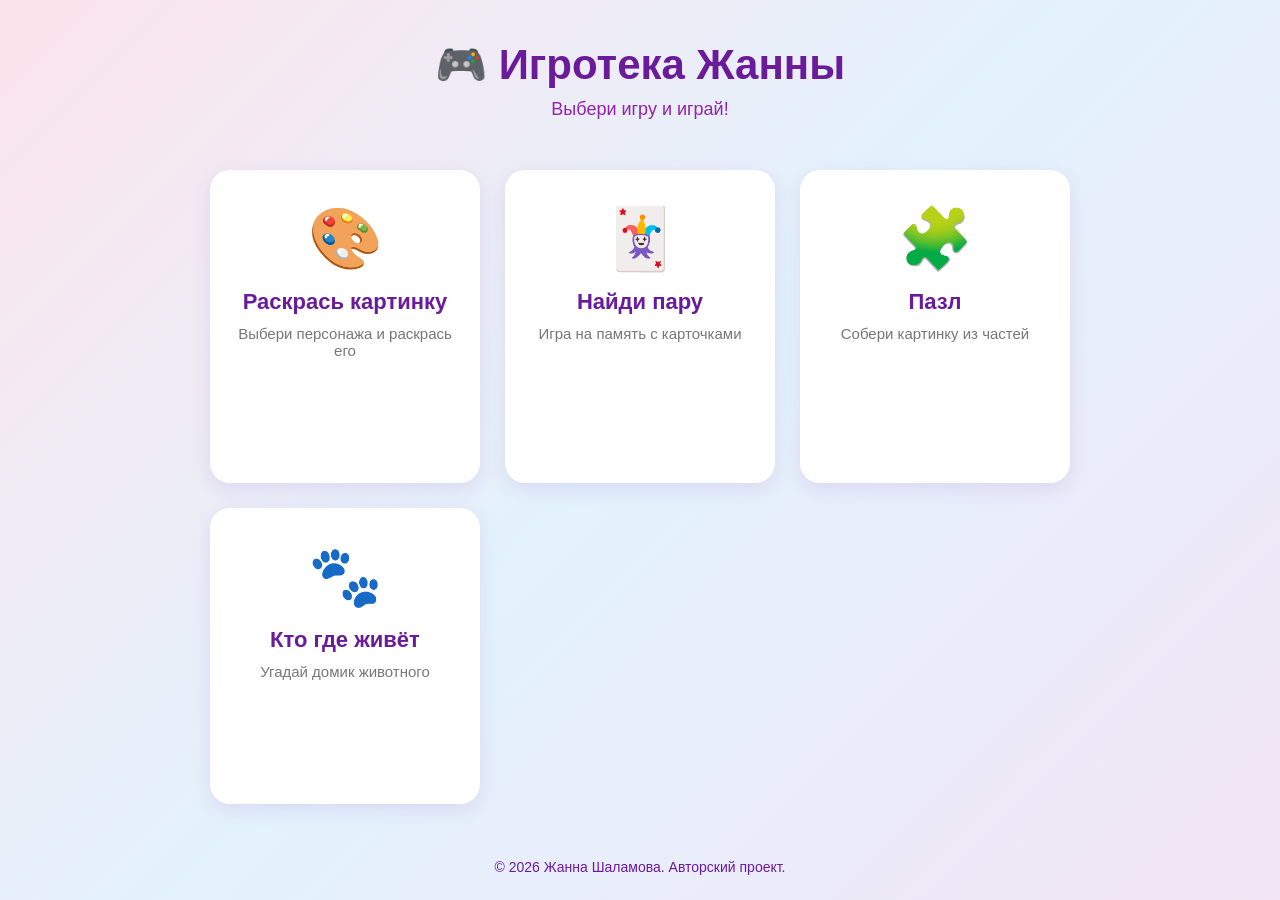
<file: index.html>
<!DOCTYPE html>
<html lang="ru">
<head>
  <meta charset="UTF-8">
  <meta name="viewport" content="width=device-width, initial-scale=1.0">
  <title>Игротека Жанны</title>
  <link rel="stylesheet" href="style.css">
</head>
<body>

  <header class="header">
    <h1>🎮 Игротека Жанны</h1>
    <p>Выбери игру и играй!</p>
  </header>

  <main class="grid">

    <!-- Игра 1 -->
    <a class="card" href="coloring/index.html">
      <div class="card-icon">🎨</div>
      <h2>Раскрась картинку</h2>
      <p>Выбери персонажа и раскрась его</p>
    </a>

    <!-- Игра 2 -->
    <a class="card" href="memory/index.html">
      <div class="card-icon">🃏</div>
      <h2>Найди пару</h2>
      <p>Игра на память с карточками</p>
    </a>

    <!-- Игра 3 -->
    <a class="card" href="puzzle/index.html">
      <div class="card-icon">🧩</div>
      <h2>Пазл</h2>
      <p>Собери картинку из частей</p>
    </a>

    <!-- Игра 4 -->
    <a class="card" href="where-live/index.html">
      <div class="card-icon">🐾</div>
      <h2>Кто где живёт</h2>
      <p>Угадай домик животного</p>
    </a>

  </main>

  <footer class="footer">
    <p>© 2026 Жанна Шаламова. Авторский проект.</p>
  </footer>

</body>
</html>
</file>
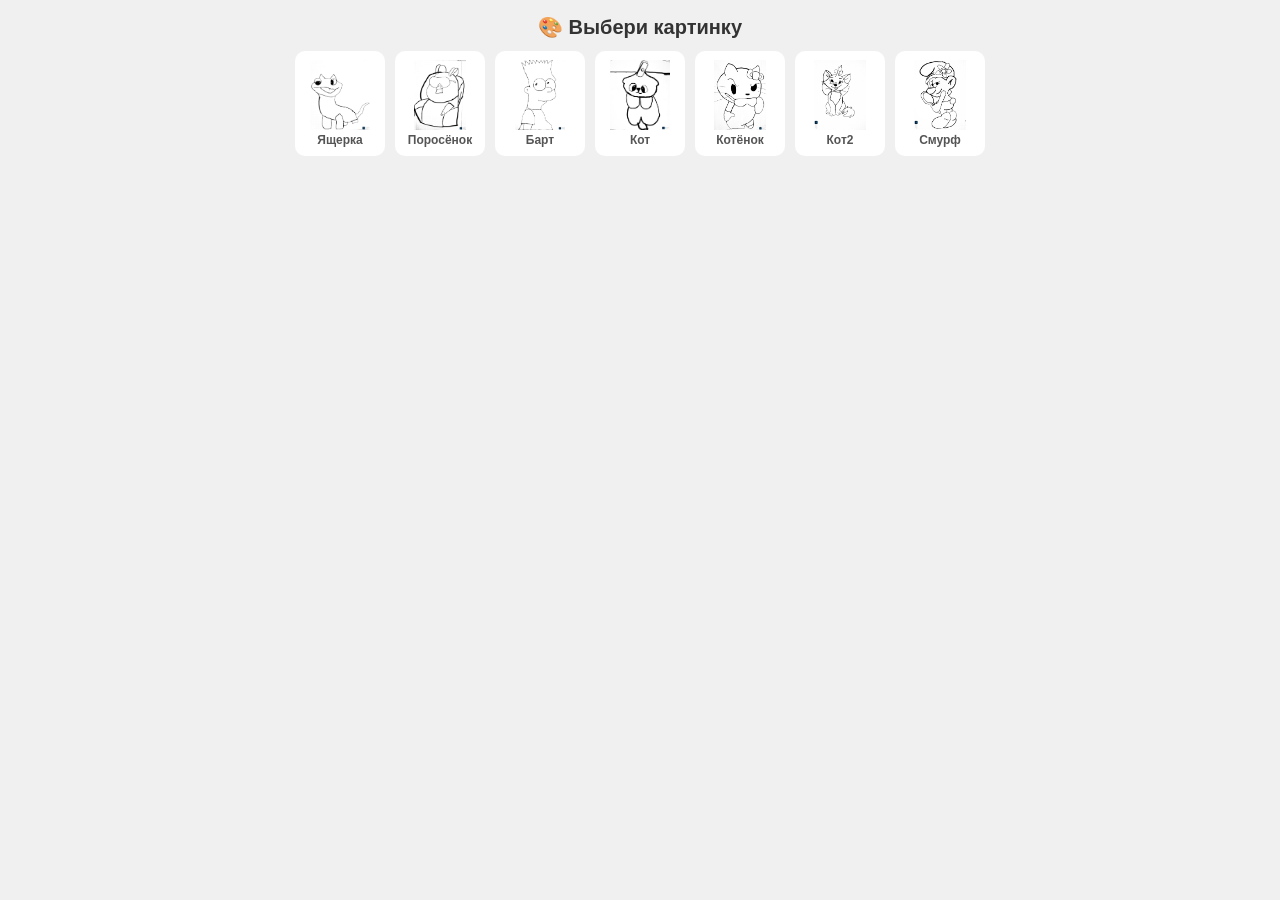
<file: coloring/index.html>
<!DOCTYPE html>
<html lang="ru">
<head>
<meta charset="UTF-8">
<meta name="viewport" content="width=device-width, initial-scale=1.0, maximum-scale=1.0, user-scalable=no">
<title>Раскрась картинку</title>
<style>
  * { box-sizing: border-box; user-select: none; -webkit-tap-highlight-color: transparent; }
  html, body {
    margin: 0; padding: 0;
    font-family: Arial, sans-serif;
    background: #f0f0f0;
    text-align: center;
    min-height: 100vh;
    overscroll-behavior: none;
    touch-action: manipulation;
  }
  body { padding: 10px; }
  h1 { color: #333; font-size: 20px; margin: 5px 0 12px; }

  .menu {
    display: grid;
    grid-template-columns: repeat(auto-fit, minmax(90px, 1fr));
    gap: 10px;
    max-width: 700px;
    margin: 0 auto 12px;
    padding: 0 5px;
  }
  .menu-item {
    background: #fff;
    border-radius: 10px;
    padding: 6px;
    cursor: pointer;
    border: 3px solid transparent;
    transition: 0.2s;
    display: flex;
    flex-direction: column;
    align-items: center;
  }
  .menu-item:hover, .menu-item:active { transform: scale(1.05); border-color: #4a90d9; }
  .menu-item img { width: 100%; height: 70px; object-fit: contain; display: block; pointer-events: none; }
  .menu-item span { font-size: 12px; font-weight: bold; color: #555; margin-top: 3px; }

  .game { display: none; }
  .game.active { display: block; }

  .canvas-wrapper {
    display: inline-block;
    background: #fff;
    border: 2px solid #333;
    border-radius: 8px;
    overflow: hidden;
    box-shadow: 0 4px 15px rgba(0,0,0,0.15);
    max-width: 100%;
    position: relative;
  }
  canvas {
    display: block;
    background: #fff;
    touch-action: none;
    max-width: 100%;
    height: auto;
    cursor: url("data:image/svg+xml;utf8,<svg xmlns='http://www.w3.org/2000/svg' width='32' height='32' viewBox='0 0 32 32'><path d='M4 28 L4 24 L20 8 L24 12 L8 28 Z' fill='%23d2691e' stroke='%23222' stroke-width='1.5'/><path d='M20 8 L24 12 L26 10 C27 9 27 7 26 6 L24 4 C23 3 21 3 20 4 L18 6 Z' fill='%23ffd700' stroke='%23222' stroke-width='1.5'/></svg>") 4 28, crosshair;
  }

  @keyframes bounce {
    0%   { transform: scale(1) rotate(0deg); }
    25%  { transform: scale(1.05) rotate(-2deg); }
    50%  { transform: scale(1.08) rotate(2deg); }
    75%  { transform: scale(1.05) rotate(-1deg); }
    100% { transform: scale(1) rotate(0deg); }
  }
  .canvas-wrapper.celebrate {
    animation: bounce 1.2s ease-in-out;
    box-shadow: 0 0 30px 5px rgba(255, 215, 0, 0.8);
  }

  .toolbar {
    display: flex;
    flex-wrap: wrap;
    justify-content: center;
    align-items: center;
    gap: 10px;
    margin: 12px auto 5px;
    max-width: 700px;
    padding: 8px;
    background: #fff;
    border-radius: 10px;
    box-shadow: 0 2px 8px rgba(0,0,0,0.1);
  }
  .toolbar-label {
    font-size: 13px;
    font-weight: bold;
    color: #555;
  }
  .brush-sizes { display: flex; gap: 6px; align-items: center; }
  .brush-btn {
    width: 38px; height: 38px;
    border-radius: 50%;
    border: 3px solid #ccc;
    background: #f5f5f5;
    cursor: pointer;
    display: flex;
    align-items: center;
    justify-content: center;
    transition: 0.1s;
    flex-shrink: 0;
  }
  .brush-btn:hover { transform: scale(1.1); }
  .brush-btn.active { border-color: #333; background: #e0e0e0; }
  .brush-btn .dot { background: #333; border-radius: 50%; display: block; }
  .brush-btn[data-size="4"]  .dot { width: 3px;  height: 3px;  }
  .brush-btn[data-size="10"] .dot { width: 6px;  height: 6px;  }
  .brush-btn[data-size="25"] .dot { width: 14px; height: 14px; }
  .brush-btn[data-size="45"] .dot { width: 22px; height: 22px; }

  .tool-btn {
    width: 38px; height: 38px;
    border-radius: 50%;
    border: 3px solid #ccc;
    background: #f5f5f5;
    cursor: pointer;
    display: flex;
    align-items: center;
    justify-content: center;
    transition: 0.1s;
    font-size: 20px;
    flex-shrink: 0;
  }
  .tool-btn:hover { transform: scale(1.1); }
  .tool-btn.active { border-color: #333; background: #ffe8b3; }

  .palette {
    margin: 8px auto;
    display: flex;
    flex-wrap: wrap;
    justify-content: center;
    gap: 6px;
    max-width: 700px;
    padding: 8px;
    background: #fff;
    border-radius: 10px;
    box-shadow: 0 2px 8px rgba(0,0,0,0.1);
  }
  .color {
    width: 36px; height: 36px;
    border-radius: 50%;
    border: 3px solid #ccc;
    cursor: pointer;
    transition: 0.1s;
    flex-shrink: 0;
  }
  .color:hover { transform: scale(1.1); }
  .color.active { border-color: #333; transform: scale(1.15); }
  .color.eraser {
    border: 3px dashed #999;
    background: #fff !important;
  }

  .buttons {
    margin-top: 12px;
    display: flex;
    justify-content: center;
    gap: 8px;
    flex-wrap: wrap;
  }
  button.main {
    padding: 10px 16px;
    font-size: 15px;
    font-weight: bold;
    border: none;
    border-radius: 8px;
    cursor: pointer;
    color: white;
    transition: 0.2s;
    flex-shrink: 0;
  }
  button.main:hover { transform: translateY(-2px); box-shadow: 0 4px 10px rgba(0,0,0,0.15); }
  button.main:active { transform: translateY(0); }
  button.main:disabled { opacity: 0.5; cursor: not-allowed; transform: none; }
  #backBtn  { background: #4a90d9; }
  #undoBtn  { background: #f5a623; }
  #clearBtn { background: #e74c3c; }
  #saveBtn  { background: #27ae60; }

  @media (max-width: 600px) {
    body { padding: 6px; }
    h1 { font-size: 17px; margin: 4px 0 8px; }
    .menu { grid-template-columns: repeat(auto-fit, minmax(70px, 1fr)); gap: 6px; }
    .menu-item img { height: 55px; }
    .menu-item span { font-size: 11px; }
    .toolbar { gap: 6px; padding: 6px; }
    .toolbar-label { font-size: 11px; }
    .brush-btn, .tool-btn { width: 36px; height: 36px; }
    .color { width: 32px; height: 32px; }
    button.main { padding: 8px 12px; font-size: 13px; }
    .palette { gap: 5px; padding: 6px; }
  }
</style>
</head>
<body>

  <div id="menuScreen">
    <h1>🎨 Выбери картинку</h1>
    <div class="menu" id="menu"></div>
  </div>

  <div class="game" id="game">
    <h1 id="gameTitle">Раскрась картинку</h1>

    <div class="canvas-wrapper" id="canvasWrapper">
      <canvas id="canvas" width="600" height="450"></canvas>
    </div>

    <div class="toolbar">
      <span class="toolbar-label">Кисть:</span>
      <div class="brush-sizes" id="brushSizes">
        <div class="brush-btn" data-size="4"  title="Очень тонкая"><span class="dot"></span></div>
        <div class="brush-btn" data-size="10" title="Тонкая"><span class="dot"></span></div>
        <div class="brush-btn active" data-size="25" title="Средняя"><span class="dot"></span></div>
        <div class="brush-btn" data-size="45" title="Толстая"><span class="dot"></span></div>
      </div>

      <span class="toolbar-label">Инструмент:</span>
      <div class="tool-btn active" id="brushTool" title="Кисть">🖌</div>
      <div class="tool-btn" id="fillTool" title="Заливка">🪣</div>
    </div>

    <div class="palette" id="palette"></div>

    <div class="buttons">
      <button class="main" id="backBtn">← Назад</button>
      <button class="main" id="undoBtn">↶ Отменить</button>
      <button class="main" id="clearBtn">🗑 Очистить</button>
      <button class="main" id="saveBtn">💾 Сохранить</button>
    </div>
  </div>

<script>
// ============================================================
// СПИСОК ПЕРСОНАЖЕЙ
// ============================================================
const CHARACTERS = [
  { name: 'Ящерка',    file: 'lizard.png' },
  { name: 'Поросёнок', file: 'pigle.png' },
  { name: 'Барт',      file: 'bart.png' },
  { name:  'Кот',      file:  'cat.jpg' } ,
  {  name: 'Котёнок',   file: 'kitten.jpg' },
  { name:  'Кот2',     file:   'cat2.jpg' },
  { name:   'Смурф',   file:   'smurf.jpg' },
];

const COLORS = [
  '#FF0000', '#FF4081', '#FF8FB1',
  '#FF6B00', '#FFD700', '#FFF176',
  '#00C853', '#7ED321', '#1B5E20',
  '#00B0FF', '#2962FF', '#0D47A1',
  '#8E24AA', '#BA68C8',
  '#795548', '#D7CCC8',
  '#000000', '#9E9E9E', '#FFFFFF'
];

// ============================================================
// ПЕРЕМЕННЫЕ
// ============================================================
const canvas = document.getElementById('canvas');
const ctx = canvas.getContext('2d');
const canvasWrapper = document.getElementById('canvasWrapper');

let currentColor = '#FF0000';
let isDrawing = false;
let lastX = 0, lastY = 0;
let brushSize = 25;
let currentTool = 'brush';

let history = [];
const MAX_HISTORY = 30;

let outlineImg = new Image();
let hasCelebrated = false;

// ============================================================
// МЕНЮ
// ============================================================
function buildMenu() {
  const menu = document.getElementById('menu');
  menu.innerHTML = '';
  CHARACTERS.forEach(char => {
    const item = document.createElement('div');
    item.className = 'menu-item';
    const img = document.createElement('img');
    img.src = char.file;
    img.alt = char.name;
    img.onerror = () => { img.style.background = '#eee'; img.alt = 'Нет'; };
    const span = document.createElement('span');
    span.textContent = char.name;
    item.appendChild(img);
    item.appendChild(span);
    item.addEventListener('click', () => startGame(char.file, char.name));
    menu.appendChild(item);
  });
}

function startGame(file, name) {
  console.log('Старт:', file);
  document.getElementById('menuScreen').style.display = 'none';
  document.getElementById('game').classList.add('active');
  document.getElementById('gameTitle').textContent = 'Раскрась: ' + name;

  history = [];
  hasCelebrated = false;
  updateUndoButton();
  canvasWrapper.classList.remove('celebrate');

  outlineImg = new Image();
  outlineImg.crossOrigin = 'anonymous';
  outlineImg.onload = () => {
    redraw();
    updateUndoButton();
    console.log('Картинка загружена:', file);
  };
  outlineImg.onerror = () => {
    console.error('Не найдена картинка:', file);
    alert('Картинка не найдена: ' + file);
  };
  outlineImg.src = file;

  currentColor = '#FF0000';
  brushSize = 25;
  currentTool = 'brush';
  updatePaletteActive();
  updateBrushActive();
  updateToolActive();
}

function showMenu() {
  document.getElementById('game').classList.remove('active');
  document.getElementById('menuScreen').style.display = 'block';
}

// ============================================================
// ПАЛИТРА
// ============================================================
function buildPalette() {
  const palette = document.getElementById('palette');
  palette.innerHTML = '';
  COLORS.forEach((color) => {
    const btn = document.createElement('div');
    btn.className = 'color';
    btn.style.background = color;
    btn.dataset.color = color;
    if (color === '#FFFFFF') { btn.classList.add('eraser'); btn.title = 'Ластик'; }
    if (color === '#FF0000') btn.classList.add('active');
    btn.addEventListener('click', () => {
      document.querySelectorAll('.color').forEach(b => b.classList.remove('active'));
      btn.classList.add('active');
      currentColor = color;
      console.log('Цвет:', color);
    });
    palette.appendChild(btn);
  });
}

function updatePaletteActive() {
  document.querySelectorAll('.color').forEach(b => {
    b.classList.toggle('active', b.dataset.color === currentColor);
  });
}

// ============================================================
// РАЗМЕР КИСТИ
// ============================================================
function initBrushSizes() {
  document.querySelectorAll('.brush-btn').forEach(btn => {
    btn.addEventListener('click', () => {
      document.querySelectorAll('.brush-btn').forEach(b => b.classList.remove('active'));
      btn.classList.add('active');
      brushSize = parseInt(btn.dataset.size, 10);
    });
  });
}

function updateBrushActive() {
  document.querySelectorAll('.brush-btn').forEach(b => {
    b.classList.toggle('active', parseInt(b.dataset.size, 10) === brushSize);
  });
}

// ============================================================
// ИНСТРУМЕНТЫ
// ============================================================
function initTools() {
  document.getElementById('brushTool').addEventListener('click', () => {
    currentTool = 'brush';
    updateToolActive();
  });
  document.getElementById('fillTool').addEventListener('click', () => {
    currentTool = 'fill';
    updateToolActive();
  });
}

function updateToolActive() {
  document.getElementById('brushTool').classList.toggle('active', currentTool === 'brush');
  document.getElementById('fillTool').classList.toggle('active', currentTool === 'fill');
}

// ============================================================
// ИСТОРИЯ
// ============================================================
function saveHistory() {
  const snapshot = document.createElement('canvas');
  snapshot.width = canvas.width;
  snapshot.height = canvas.height;
  const sctx = snapshot.getContext('2d');
  sctx.drawImage(canvas, 0, 0);
  history.push(snapshot);
  if (history.length > MAX_HISTORY) history.shift();
  updateUndoButton();
}

function undo() {
  if (history.length === 0) return;
  const previous = history.pop();
  ctx.clearRect(0, 0, canvas.width, canvas.height);
  ctx.drawImage(previous, 0, 0);
  updateUndoButton();
}

function updateUndoButton() {
  document.getElementById('undoBtn').disabled = history.length === 0;
}

// ============================================================
// ПЕРЕРИСОВКА ФОНА
// ============================================================
function redraw() {
  ctx.fillStyle = '#FFFFFF';
  ctx.fillRect(0, 0, canvas.width, canvas.height);
  if (outlineImg.complete && outlineImg.naturalWidth > 0) {
    const imgRatio = outlineImg.naturalWidth / outlineImg.naturalHeight;
    const canvasRatio = canvas.width / canvas.height;
    let w, h, x, y;
    if (imgRatio > canvasRatio) {
      w = canvas.width; h = canvas.width / imgRatio; x = 0; y = (canvas.height - h) / 2;
    } else {
      h = canvas.height; w = canvas.height * imgRatio; x = (canvas.width - w) / 2; y = 0;
    }
    ctx.drawImage(outlineImg, x, y, w, h);
  }
}

// ============================================================
// ЗАЛИВКА
// ============================================================
function hexToRgb(hex) {
  const r = /^#?([a-f\d]{2})([a-f\d]{2})([a-f\d]{2})$/i.exec(hex);
  return r ? {
    r: parseInt(r[1], 16),
    g: parseInt(r[2], 16),
    b: parseInt(r[3], 16)
  } : null;
}

function colorsMatch(a, b, tolerance = 32) {
  return Math.abs(a[0] - b[0]) < tolerance &&
         Math.abs(a[1] - b[1]) < tolerance &&
         Math.abs(a[2] - b[2]) < tolerance &&
         Math.abs(a[3] - b[3]) < tolerance;
}

function floodFill(startX, startY, fillColorHex) {
  const w = canvas.width;
  const h = canvas.height;
  if (startX < 0 || startY < 0 || startX >= w || startY >= h) return;

  let imageData;
  try {
    imageData = ctx.getImageData(0, 0, w, h);
  } catch (e) {
    console.error('Ошибка getImageData:', e);
    alert('Заливка не работает. Откройте игру через GitHub Pages.');
    return;
  }

  const data = imageData.data;
  const fillColor = hexToRgb(fillColorHex);
  if (!fillColor) return;

  const startIdx = (startY * w + startX) * 4;
  const targetColor = [
    data[startIdx], data[startIdx + 1], data[startIdx + 2], data[startIdx + 3]
  ];

  if (colorsMatch(targetColor, [fillColor.r, fillColor.g, fillColor.b, 255], 10)) return;

  const stack = [[startX, startY]];
  const visited = new Uint8Array(w * h);

  while (stack.length > 0) {
    const [x, y] = stack.pop();
    if (x < 0 || x >= w || y < 0 || y >= h) continue;
    const vIdx = y * w + x;
    if (visited[vIdx]) continue;

    const idx = vIdx * 4;
    const currentColor = [data[idx], data[idx + 1], data[idx + 2], data[idx + 3]];
    if (!colorsMatch(currentColor, targetColor)) continue;

    visited[vIdx] = 1;
    data[idx]     = fillColor.r;
    data[idx + 1] = fillColor.g;
    data[idx + 2] = fillColor.b;
    data[idx + 3] = 255;

    stack.push([x + 1, y], [x - 1, y], [x, y + 1], [x, y - 1]);
  }

  ctx.putImageData(imageData, 0, 0);
}

// ============================================================
// АНИМАЦИЯ
// ============================================================
function celebrate() {
  if (hasCelebrated) return;
  hasCelebrated = true;
  canvasWrapper.classList.add('celebrate');
  setTimeout(() => canvasWrapper.classList.remove('celebrate'), 1300);
}

// ============================================================
// РИСОВАНИЕ
// ============================================================
function getPos(e) {
  const rect = canvas.getBoundingClientRect();
  const scaleX = canvas.width / rect.width;
  const scaleY = canvas.height / rect.height;
  const clientX = e.touches ? e.touches[0].clientX : e.clientX;
  const clientY = e.touches ? e.touches[0].clientY : e.clientY;
  return {
    x: (clientX - rect.left) * scaleX,
    y: (clientY - rect.top) * scaleY
  };
}

function drawDot(pos) {
  ctx.beginPath();
  ctx.arc(pos.x, pos.y, brushSize / 2, 0, Math.PI * 2);
  ctx.fillStyle = currentColor;
  ctx.fill();
}

function drawLine(from, to) {
  ctx.beginPath();
  ctx.moveTo(from.x, from.y);
  ctx.lineTo(to.x, to.y);
  ctx.strokeStyle = currentColor;
  ctx.lineWidth = brushSize;
  ctx.lineCap = 'round';
  ctx.lineJoin = 'round';
  ctx.stroke();
}

// ============================================================
// МЫШЬ
// ============================================================
canvas.addEventListener('mousedown', (e) => {
  if (e.button !== 0) return;
  e.preventDefault();
  saveHistory();
  const pos = getPos(e);

  if (currentTool === 'fill') {
    floodFill(Math.floor(pos.x), Math.floor(pos.y), currentColor);
    celebrate();
    return;
  }

  isDrawing = true;
  lastX = pos.x;
  lastY = pos.y;
  drawDot(pos);
});

canvas.addEventListener('mousemove', (e) => {
  if (!isDrawing) return;
  e.preventDefault();
  const pos = getPos(e);
  drawLine({ x: lastX, y: lastY }, pos);
  lastX = pos.x;
  lastY = pos.y;
});

canvas.addEventListener('mouseup', () => { isDrawing = false; });
canvas.addEventListener('mouseleave', () => { isDrawing = false; });
canvas.addEventListener('contextmenu', (e) => e.preventDefault());

// ============================================================
// ТАЧ
// ============================================================
canvas.addEventListener('touchstart', (e) => {
  e.preventDefault();
  saveHistory();
  const pos = getPos(e);

  if (currentTool === 'fill') {
    floodFill(Math.floor(pos.x), Math.floor(pos.y), currentColor);
    celebrate();
    return;
  }

  isDrawing = true;
  lastX = pos.x;
  lastY = pos.y;
  drawDot(pos);
}, { passive: false });

canvas.addEventListener('touchmove', (e) => {
  if (!isDrawing) return;
  e.preventDefault();
  const pos = getPos(e);
  drawLine({ x: lastX, y: lastY }, pos);
  lastX = pos.x;
  lastY = pos.y;
}, { passive: false });

canvas.addEventListener('touchend', () => { isDrawing = false; });

// ============================================================
// КНОПКИ
// ============================================================
document.getElementById('backBtn').addEventListener('click', showMenu);
document.getElementById('undoBtn').addEventListener('click', undo);
document.getElementById('clearBtn').addEventListener('click', () => {
  saveHistory();
  redraw();
  hasCelebrated = false;
});
document.getElementById('saveBtn').addEventListener('click', () => {
  try {
    const temp = document.createElement('canvas');
    temp.width = canvas.width;
    temp.height = canvas.height;
    const tctx = temp.getContext('2d');
    tctx.fillStyle = '#FFFFFF';
    tctx.fillRect(0, 0, temp.width, temp.height);
    tctx.drawImage(canvas, 0, 0);
    const dataUrl = temp.toDataURL('image/png');
    const link = document.createElement('a');
    link.download = 'my-coloring.png';
    link.href = dataUrl;
    link.click();
  } catch (e) {
    console.error('Ошибка сохранения:', e);
    alert('Не удалось сохранить.');
  }
});

// ============================================================
// ЗАПУСК
// ============================================================
buildMenu();
buildPalette();
initBrushSizes();
initTools();
updateUndoButton();
console.log('Игра-раскраска готова');
</script>
</body>
</html>
</file>
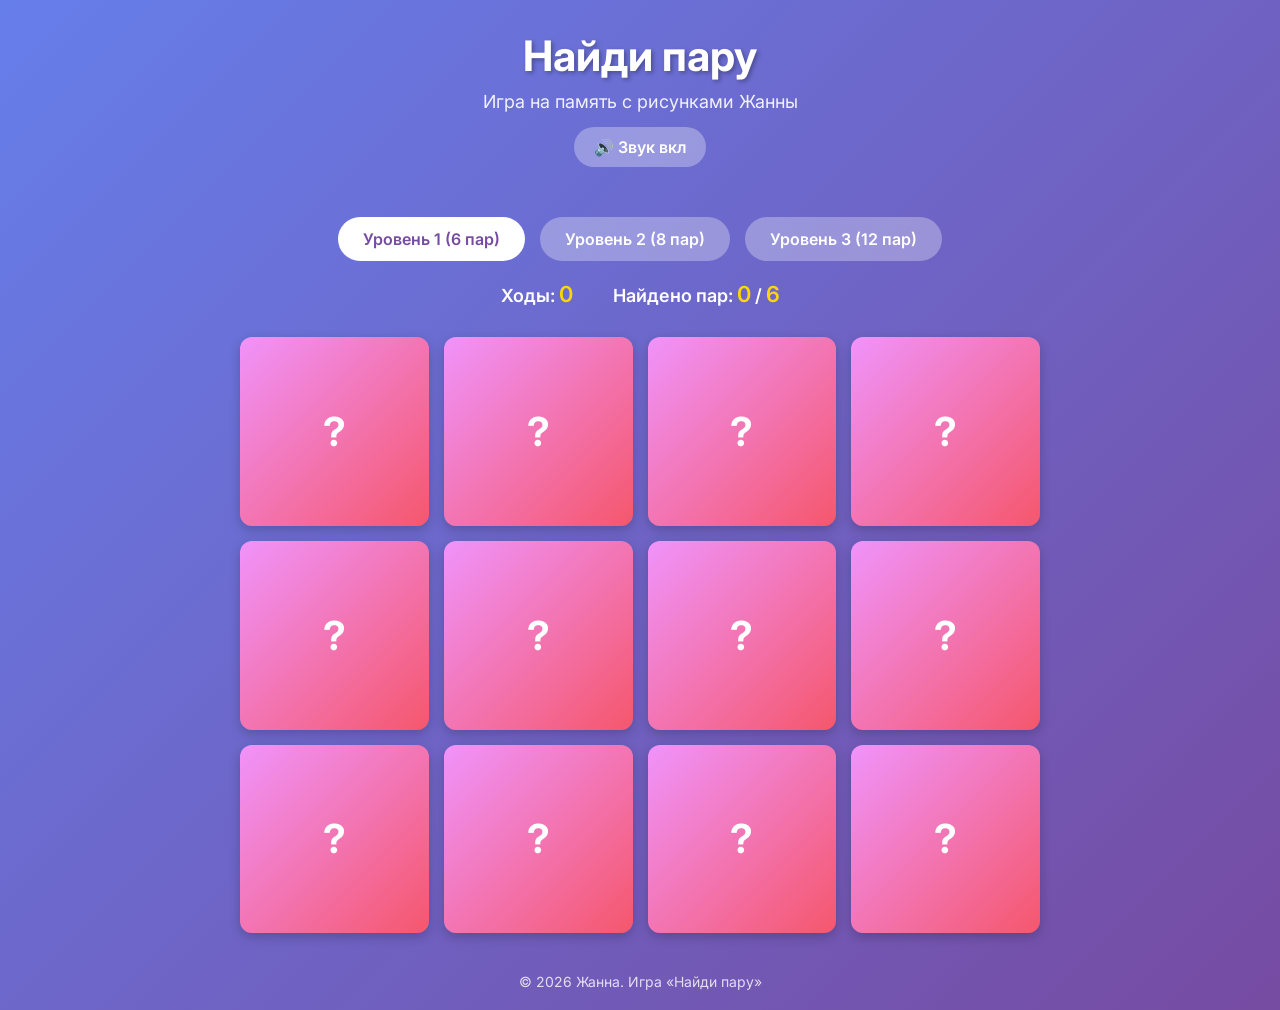
<file: memory/index.html>
<!DOCTYPE html>
<html lang="ru">
<head>
    <meta charset="UTF-8">
    <meta name="viewport" content="width=device-width, initial-scale=1.0">
    <title>Найди пару — Игра для детей</title>
    <link href="https://fonts.googleapis.com/css2?family=Inter:wght@400;600;700&display=swap" rel="stylesheet">
    <link rel="stylesheet" href="style.css">
</head>
<body>

    <header class="header">
        <h1>Найди пару</h1>
        <p>Игра на память с рисунками Жанны</p>
        <button id="sound-toggle" class="sound-btn">🔊 Звук вкл</button>
    </header>

    <main>
        <div class="controls">
            <button class="level-btn active" data-level="1">Уровень 1 (6 пар)</button>
            <button class="level-btn" data-level="2">Уровень 2 (8 пар)</button>
            <button class="level-btn" data-level="3">Уровень 3 (12 пар)</button>
        </div>

        <div class="stats">
            <p>Ходы: <span id="moves">0</span></p>
            <p>Найдено пар: <span id="pairs-found">0</span> / <span id="pairs-total">6</span></p>
        </div>

        <div class="game-board" id="game-board"></div>

        <div class="win-message" id="win-message">
            <h2>🎉 Молодец! Ты нашёл все пары!</h2>
            <p>Ходов: <span id="final-moves">0</span></p>
            <button id="restart-btn">Играть снова</button>
        </div>
    </main>

    <footer class="footer">
        <p>© 2026 Жанна. Игра «Найди пару»</p>
    </footer>

    <script src="script.js"></script>
</body>
</html>
</file>
<file: style.css>
* { margin: 0; padding: 0; box-sizing: border-box; }
body {
  font-family: 'Segoe UI', sans-serif;
  background: linear-gradient(135deg, #fce4ec 0%, #e3f2fd 50%, #f3e5f5 100%);
  min-height: 100vh; display: flex; flex-direction: column; color: #333;
}
.header { text-align: center; padding: 40px 20px 20px; }
.header h1 { font-size: 42px; color: #6a1b9a; margin-bottom: 10px; }
.header p { font-size: 18px; color: #8e24aa; }
.grid {
  display: grid; grid-template-columns: repeat(auto-fit, minmax(250px, 1fr));
  gap: 25px; max-width: 900px; margin: 30px auto; padding: 0 20px; flex: 1; width: 100%;
}
.card {
  background: #fff; border-radius: 20px; padding: 30px 20px; text-decoration: none;
  color: #333; text-align: center; box-shadow: 0 6px 20px rgba(106, 27, 154, 0.1);
  transition: 0.3s; border: 3px solid transparent;
}
.card:hover { transform: translateY(-8px); border-color: #ba68c8; }
.card-icon { font-size: 60px; margin-bottom: 15px; }
.card h2 { font-size: 22px; color: #6a1b9a; margin-bottom: 10px; }
.card p { font-size: 15px; color: #777; }
.footer { text-align: center; padding: 25px; color: #6a1b9a; font-size: 14px; }
</file>
<file: memory/style.css>
* {
    margin: 0;
    padding: 0;
    box-sizing: border-box;
}

body {
    font-family: 'Inter', sans-serif;
    background: linear-gradient(135deg, #667eea 0%, #764ba2 100%);
    min-height: 100vh;
    display: flex;
    flex-direction: column;
    color: #333;
}

.header {
    text-align: center;
    padding: 30px 20px;
    color: #fff;
}

.header h1 {
    font-size: 42px;
    margin-bottom: 10px;
    text-shadow: 2px 2px 4px rgba(0,0,0,0.3);
}

.header p {
    font-size: 18px;
    opacity: 0.9;
    margin-bottom: 15px;
}

.sound-btn {
    padding: 10px 20px;
    border: none;
    border-radius: 20px;
    background-color: rgba(255, 255, 255, 0.3);
    color: #fff;
    font-size: 16px;
    font-weight: 600;
    cursor: pointer;
    transition: all 0.3s;
    font-family: 'Inter', sans-serif;
}

.sound-btn:hover {
    background-color: rgba(255, 255, 255, 0.5);
}

.sound-btn.muted {
    background-color: rgba(255, 0, 0, 0.4);
}

main {
    flex: 1;
    max-width: 1200px;
    margin: 0 auto;
    padding: 20px;
    width: 100%;
}

.controls {
    display: flex;
    justify-content: center;
    gap: 15px;
    margin-bottom: 20px;
    flex-wrap: wrap;
}

.level-btn {
    padding: 12px 25px;
    border: none;
    border-radius: 25px;
    background-color: rgba(255, 255, 255, 0.3);
    color: #fff;
    font-size: 16px;
    font-weight: 600;
    cursor: pointer;
    transition: all 0.3s;
    font-family: 'Inter', sans-serif;
}

.level-btn:hover {
    background-color: rgba(255, 255, 255, 0.5);
    transform: translateY(-2px);
}

.level-btn.active {
    background-color: #fff;
    color: #764ba2;
}

.stats {
    display: flex;
    justify-content: center;
    gap: 40px;
    margin-bottom: 30px;
    color: #fff;
    font-size: 18px;
    font-weight: 600;
}

.stats span {
    color: #ffd700;
    font-size: 22px;
}

.game-board {
    display: grid;
    gap: 15px;
    justify-content: center;
    margin: 0 auto;
    max-width: 800px;
}

.game-board.level-1 {
    grid-template-columns: repeat(4, 1fr);
}

.game-board.level-2 {
    grid-template-columns: repeat(4, 1fr);
}

.game-board.level-3 {
    grid-template-columns: repeat(6, 1fr);
}

.card {
    aspect-ratio: 1;
    perspective: 1000px;
    cursor: pointer;
}

.card-inner {
    position: relative;
    width: 100%;
    height: 100%;
    transition: transform 0.6s;
    transform-style: preserve-3d;
}

.card.flipped .card-inner,
.card.matched .card-inner {
    transform: rotateY(180deg);
}

.card.matched {
    animation: pulse 0.5s;
}

@keyframes pulse {
    0%, 100% { transform: scale(1); }
    50% { transform: scale(1.1); }
}

.card-front,
.card-back {
    position: absolute;
    width: 100%;
    height: 100%;
    backface-visibility: hidden;
    border-radius: 12px;
    overflow: hidden;
    box-shadow: 0 4px 12px rgba(0,0,0,0.2);
}

.card-back {
    background: linear-gradient(135deg, #f093fb 0%, #f5576c 100%);
    display: flex;
    align-items: center;
    justify-content: center;
    font-size: 40px;
    color: #fff;
}

.card-back::after {
    content: "?";
    font-weight: 700;
}

.card-front {
    transform: rotateY(180deg);
    background-color: #fff;
}

.card-front img {
    width: 100%;
    height: 100%;
    object-fit: cover;
}

.win-message {
    display: none;
    position: fixed;
    top: 0;
    left: 0;
    width: 100%;
    height: 100%;
    background-color: rgba(0, 0, 0, 0.8);
    justify-content: center;
    align-items: center;
    flex-direction: column;
    z-index: 1000;
    text-align: center;
    color: #fff;
    padding: 20px;
}

.win-message.active {
    display: flex;
}

.win-message h2 {
    font-size: 42px;
    margin-bottom: 20px;
    color: #ffd700;
}

.win-message p {
    font-size: 24px;
    margin-bottom: 30px;
}

#restart-btn {
    padding: 15px 40px;
    border: none;
    border-radius: 25px;
    background-color: #ffd700;
    color: #333;
    font-size: 18px;
    font-weight: 700;
    cursor: pointer;
    transition: transform 0.3s;
    font-family: 'Inter', sans-serif;
}

#restart-btn:hover {
    transform: scale(1.05);
}

.footer {
    text-align: center;
    padding: 20px;
    color: #fff;
    font-size: 14px;
    opacity: 0.8;
}

@media (max-width: 768px) {
    .header h1 { font-size: 28px; }
    .header p { font-size: 14px; }
    .level-btn { padding: 10px 18px; font-size: 14px; }
    .stats { font-size: 14px; gap: 20px; }
    .stats span { font-size: 18px; }
    .game-board.level-1,
    .game-board.level-2 {
        grid-template-columns: repeat(3, 1fr);
        gap: 10px;
    }
    .game-board.level-3 {
        grid-template-columns: repeat(4, 1fr);
        gap: 8px;
    }
    .win-message h2 { font-size: 28px; }
    .win-message p { font-size: 18px; }
}
</file>
